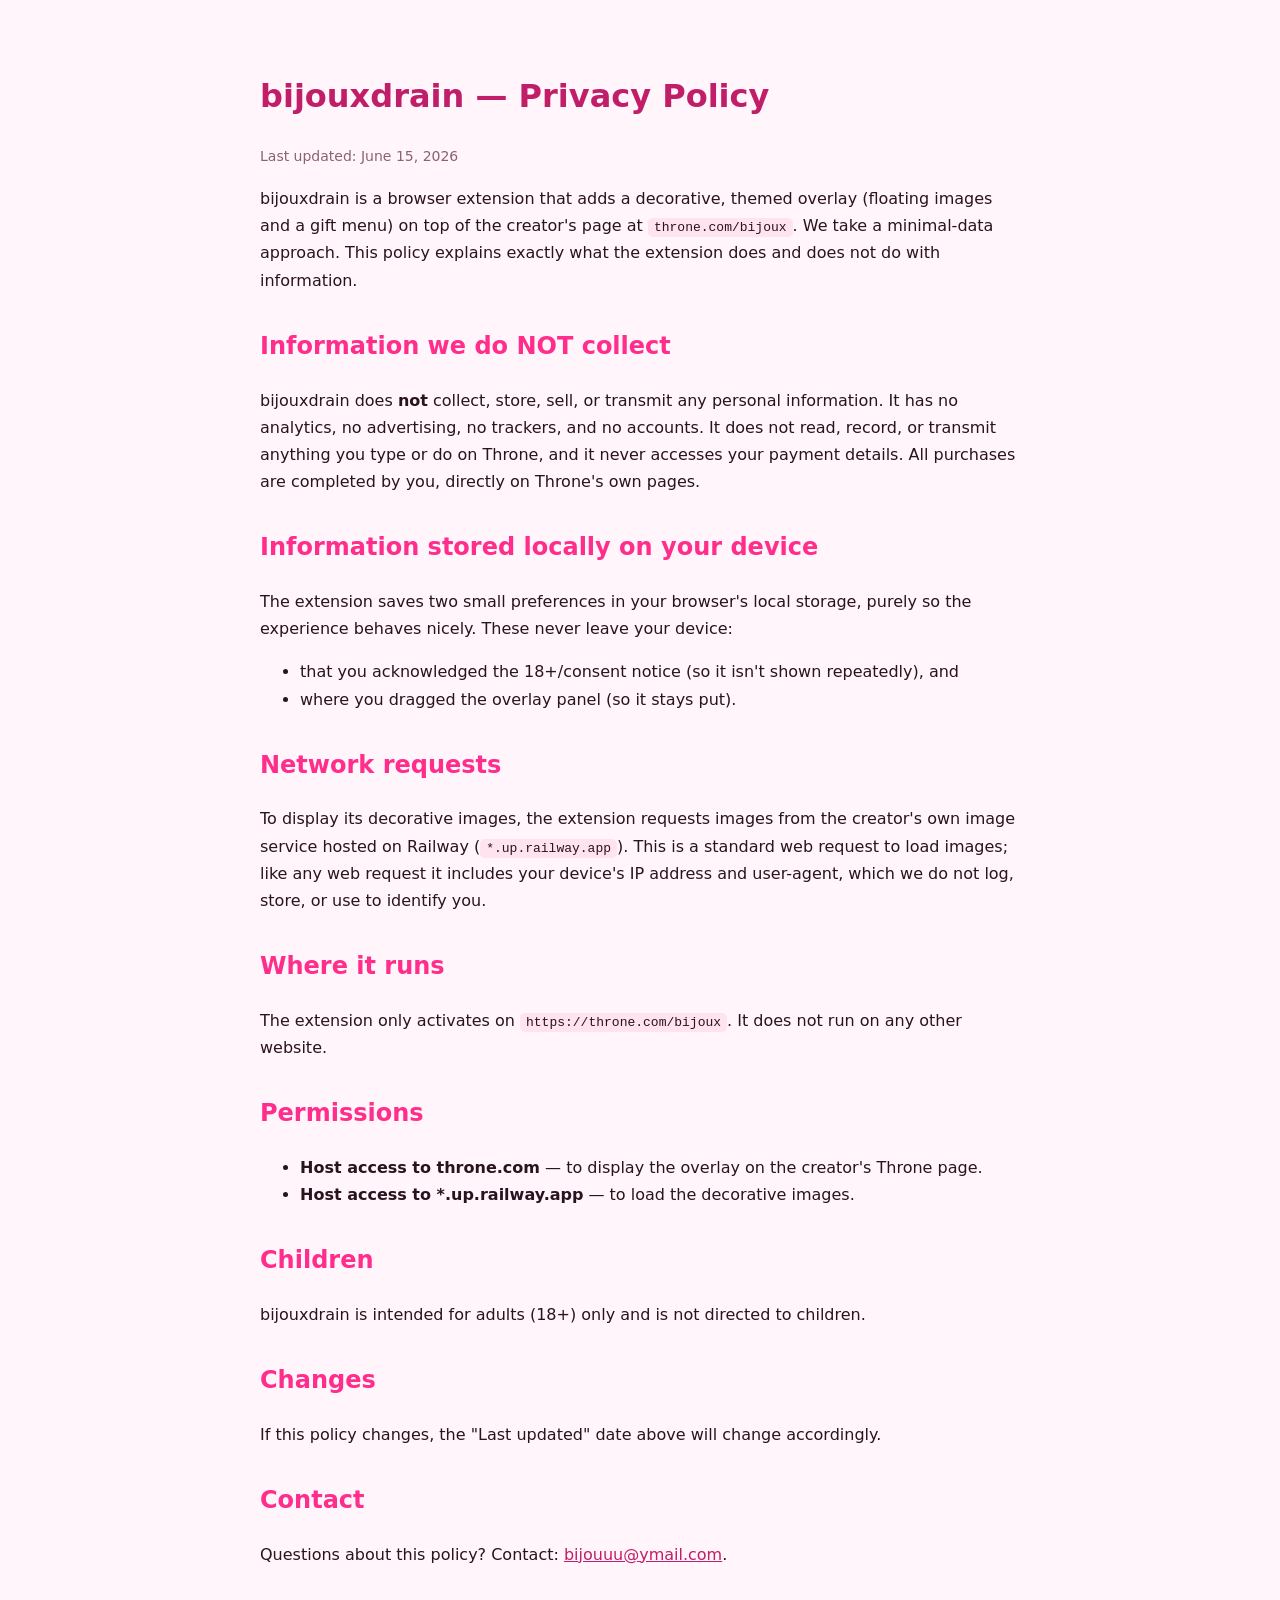
<file: privacy.html>
<!DOCTYPE html>
<html lang="en">
<head>
  <meta charset="UTF-8" />
  <meta name="viewport" content="width=device-width, initial-scale=1.0" />
  <title>bijouxdrain — Privacy Policy</title>
  <style>
    body { margin: 0; font-family: "Segoe UI", system-ui, sans-serif; line-height: 1.7;
      color: #2a1320; background: #fff5fa; }
    .wrap { max-width: 760px; margin: 0 auto; padding: 48px 24px 80px; }
    h1 { color: #c01e68; }
    h2 { color: #ff2d8b; margin-top: 32px; }
    a { color: #c01e68; }
    .updated { color: #8a6175; font-size: 14px; }
    code { background: #ffe3ef; padding: 2px 6px; border-radius: 5px; }
  </style>
</head>
<body>
  <div class="wrap">
    <h1>bijouxdrain — Privacy Policy</h1>
    <p class="updated">Last updated: June 15, 2026</p>

    <p>
      bijouxdrain is a browser extension that adds a decorative, themed overlay
      (floating images and a gift menu) on top of the creator's page at
      <code>throne.com/bijoux</code>. We take a minimal-data approach. This policy
      explains exactly what the extension does and does not do with information.
    </p>

    <h2>Information we do NOT collect</h2>
    <p>
      bijouxdrain does <strong>not</strong> collect, store, sell, or transmit any
      personal information. It has no analytics, no advertising, no trackers, and
      no accounts. It does not read, record, or transmit anything you type or do
      on Throne, and it never accesses your payment details. All purchases are
      completed by you, directly on Throne's own pages.
    </p>

    <h2>Information stored locally on your device</h2>
    <p>
      The extension saves two small preferences in your browser's local storage,
      purely so the experience behaves nicely. These never leave your device:
    </p>
    <ul>
      <li>that you acknowledged the 18+/consent notice (so it isn't shown repeatedly), and</li>
      <li>where you dragged the overlay panel (so it stays put).</li>
    </ul>

    <h2>Network requests</h2>
    <p>
      To display its decorative images, the extension requests images from the
      creator's own image service hosted on Railway
      (<code>*.up.railway.app</code>). This is a standard web request to load
      images; like any web request it includes your device's IP address and
      user-agent, which we do not log, store, or use to identify you.
    </p>

    <h2>Where it runs</h2>
    <p>
      The extension only activates on <code>https://throne.com/bijoux</code>. It
      does not run on any other website.
    </p>

    <h2>Permissions</h2>
    <ul>
      <li><strong>Host access to throne.com</strong> — to display the overlay on the creator's Throne page.</li>
      <li><strong>Host access to *.up.railway.app</strong> — to load the decorative images.</li>
    </ul>

    <h2>Children</h2>
    <p>
      bijouxdrain is intended for adults (18+) only and is not directed to children.
    </p>

    <h2>Changes</h2>
    <p>
      If this policy changes, the "Last updated" date above will change accordingly.
    </p>

    <h2>Contact</h2>
    <p>
      Questions about this policy? Contact:
      <a href="mailto:bijouuu@ymail.com">bijouuu@ymail.com</a>.
    </p>
  </div>
</body>
</html>
</file>
